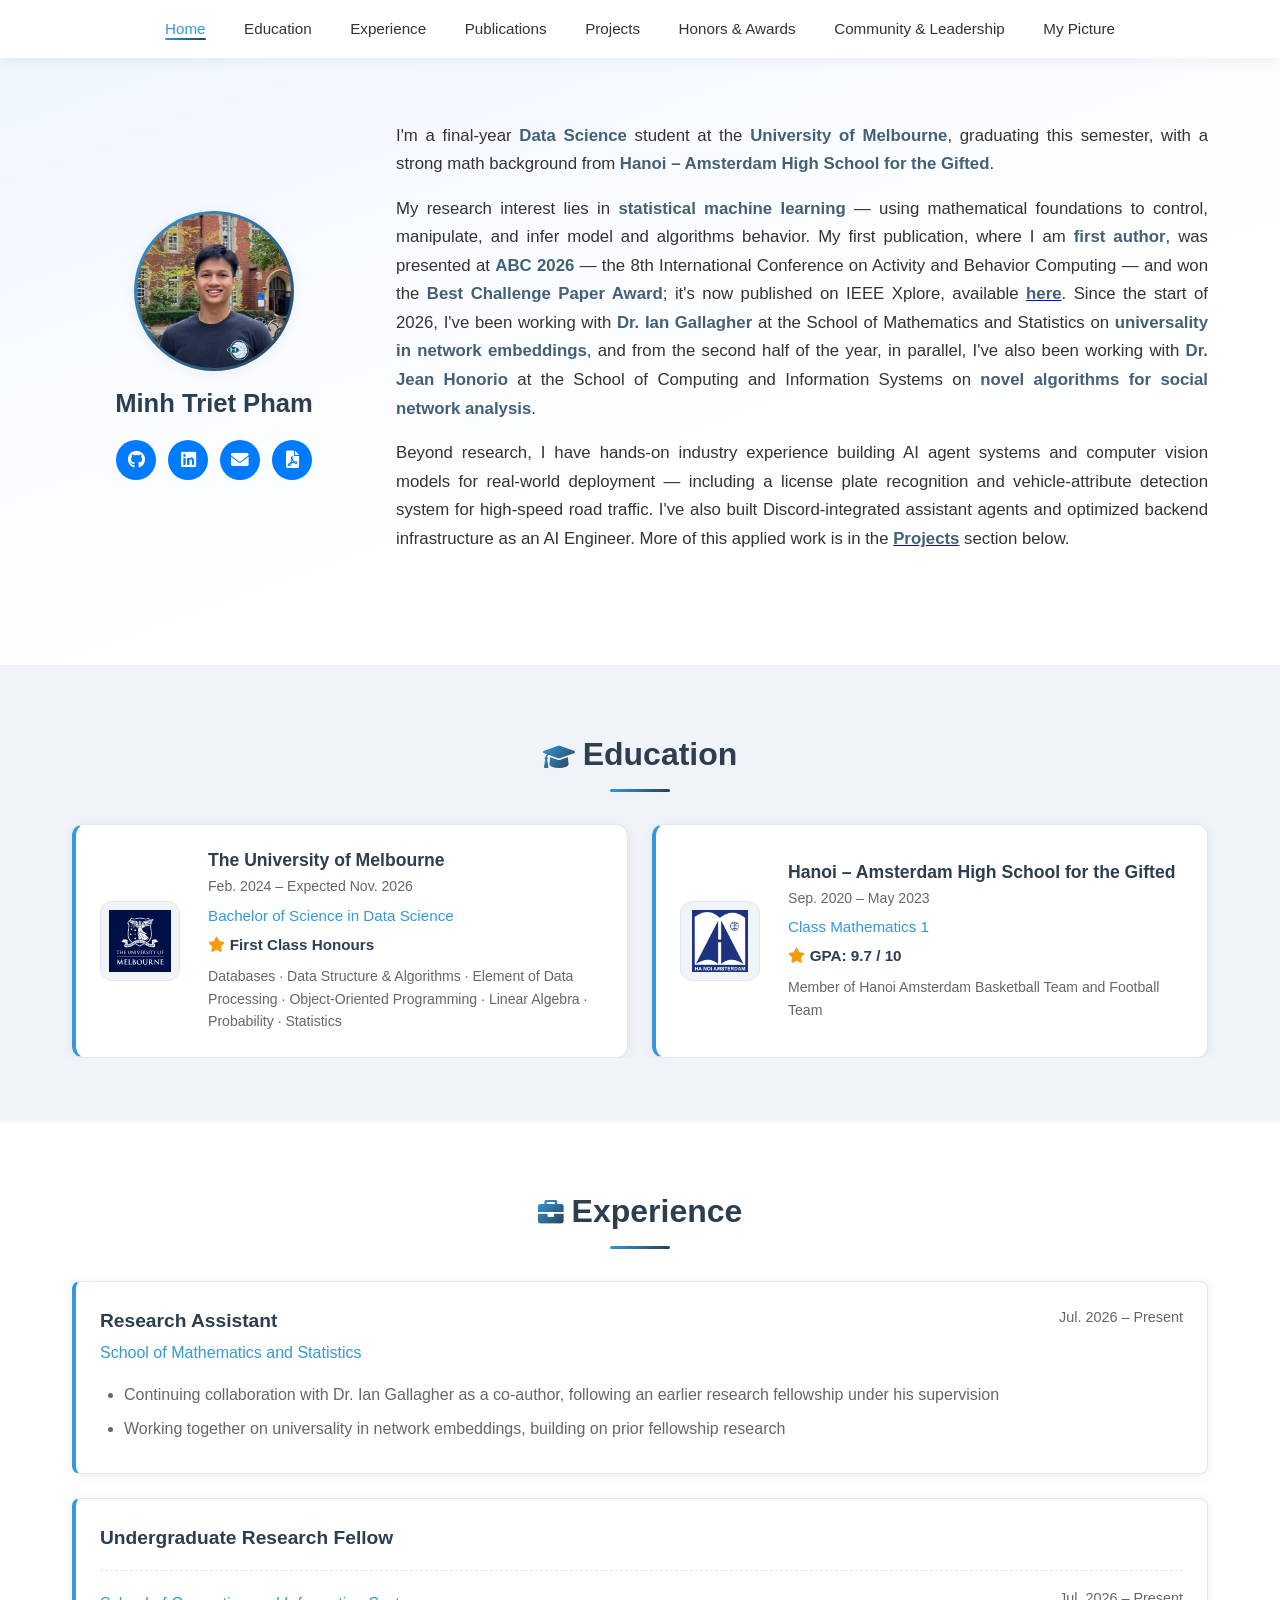
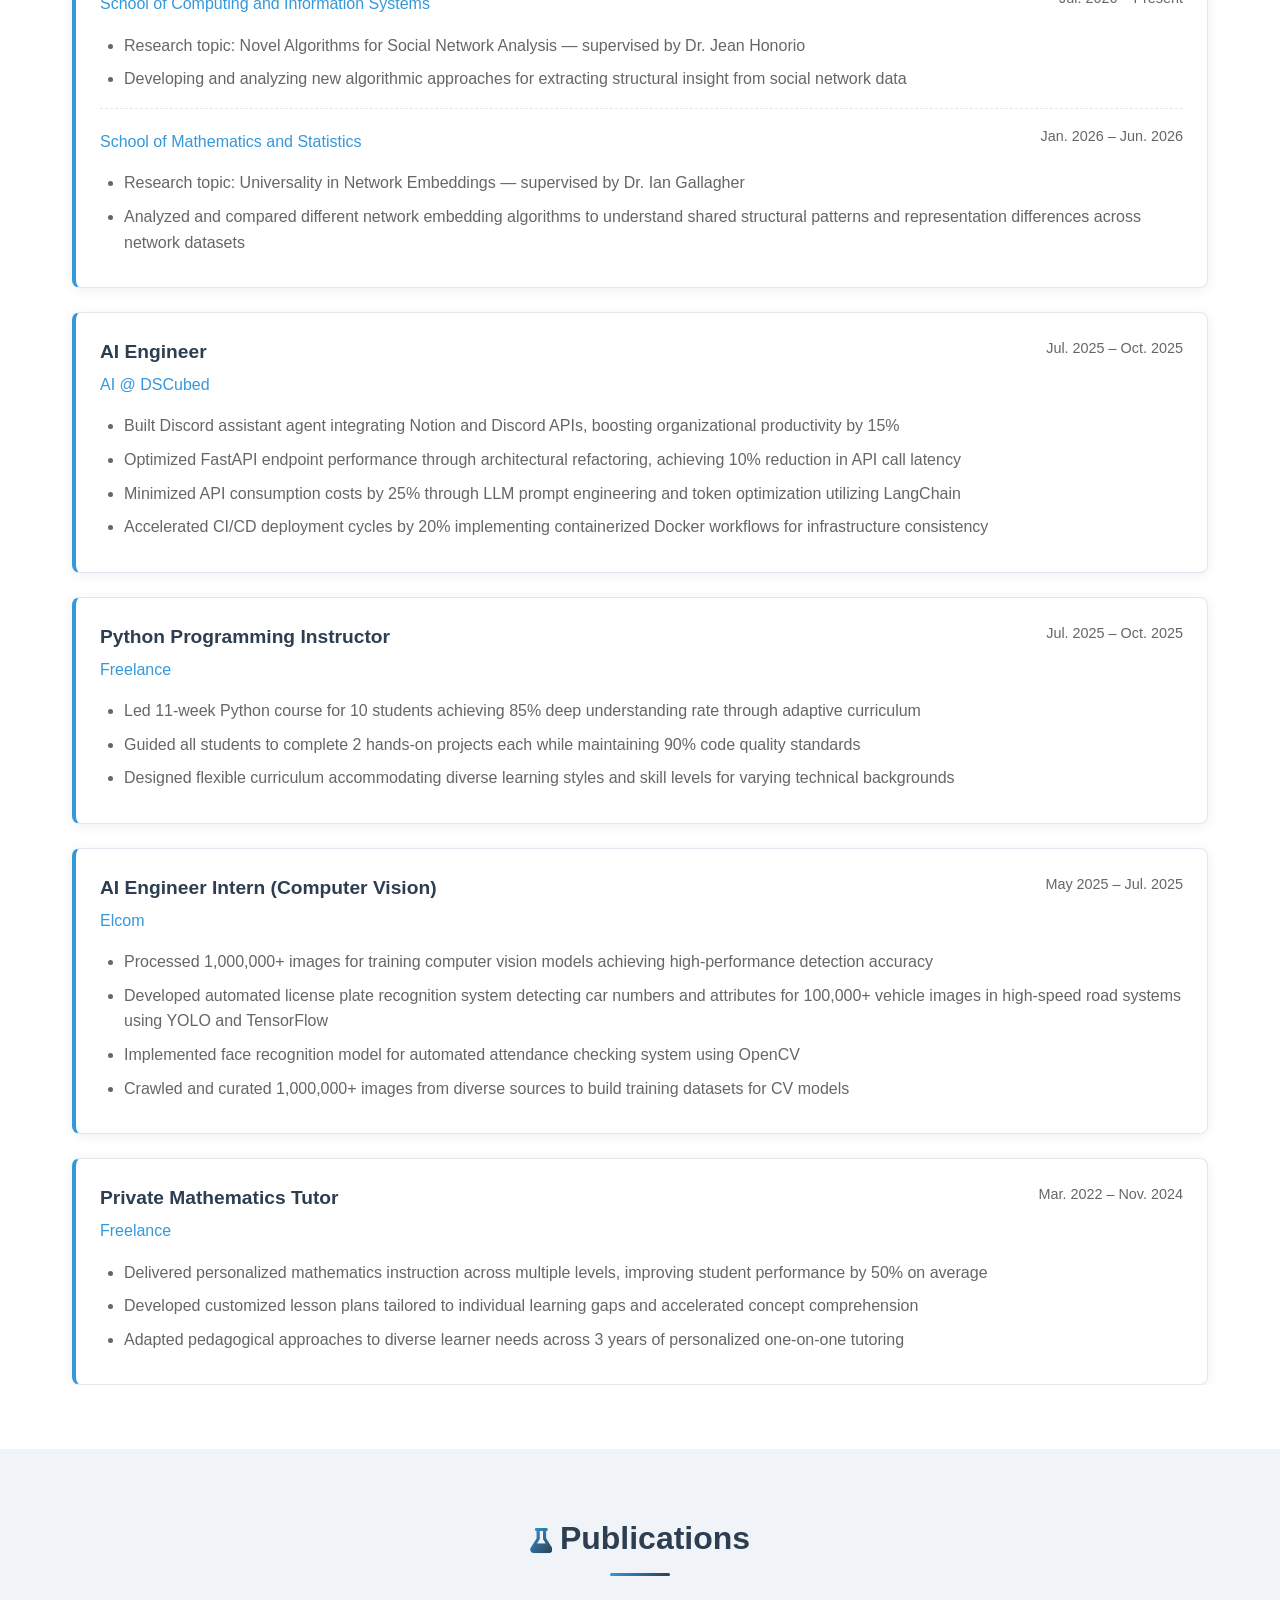
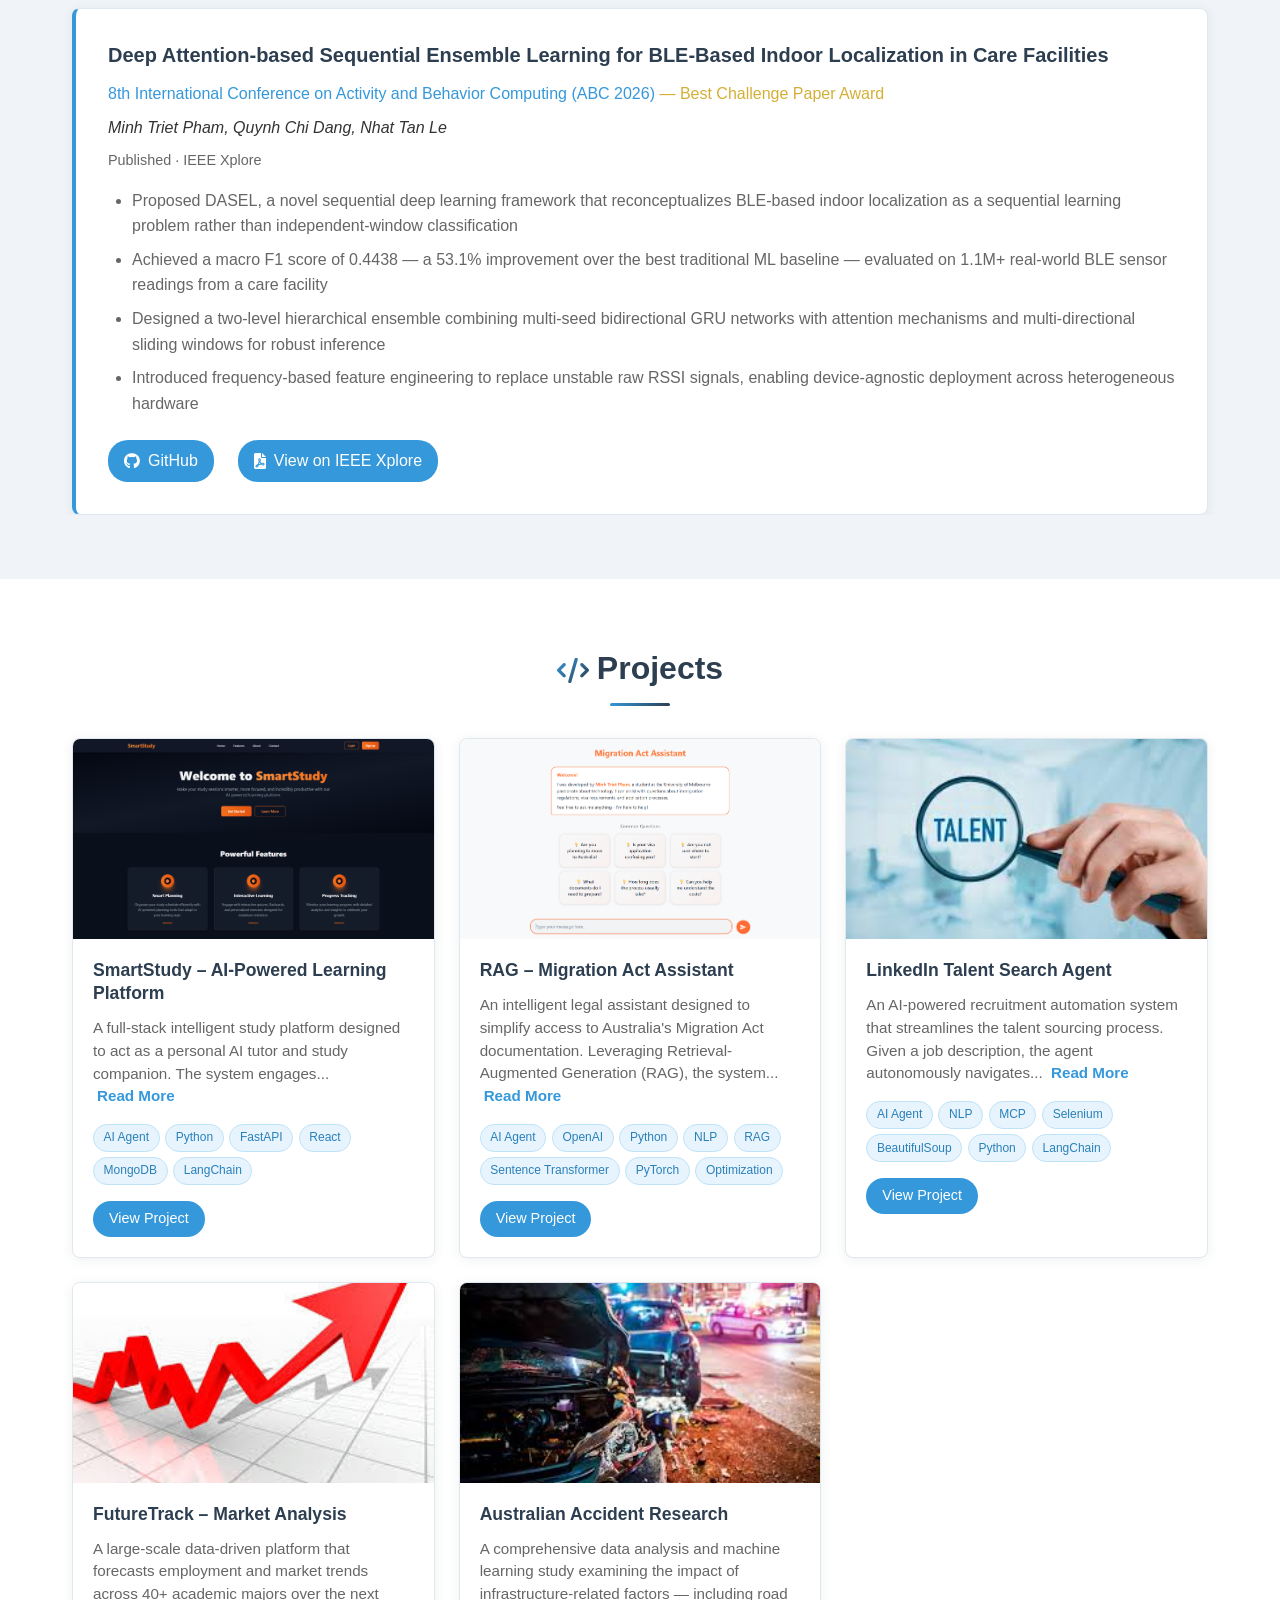
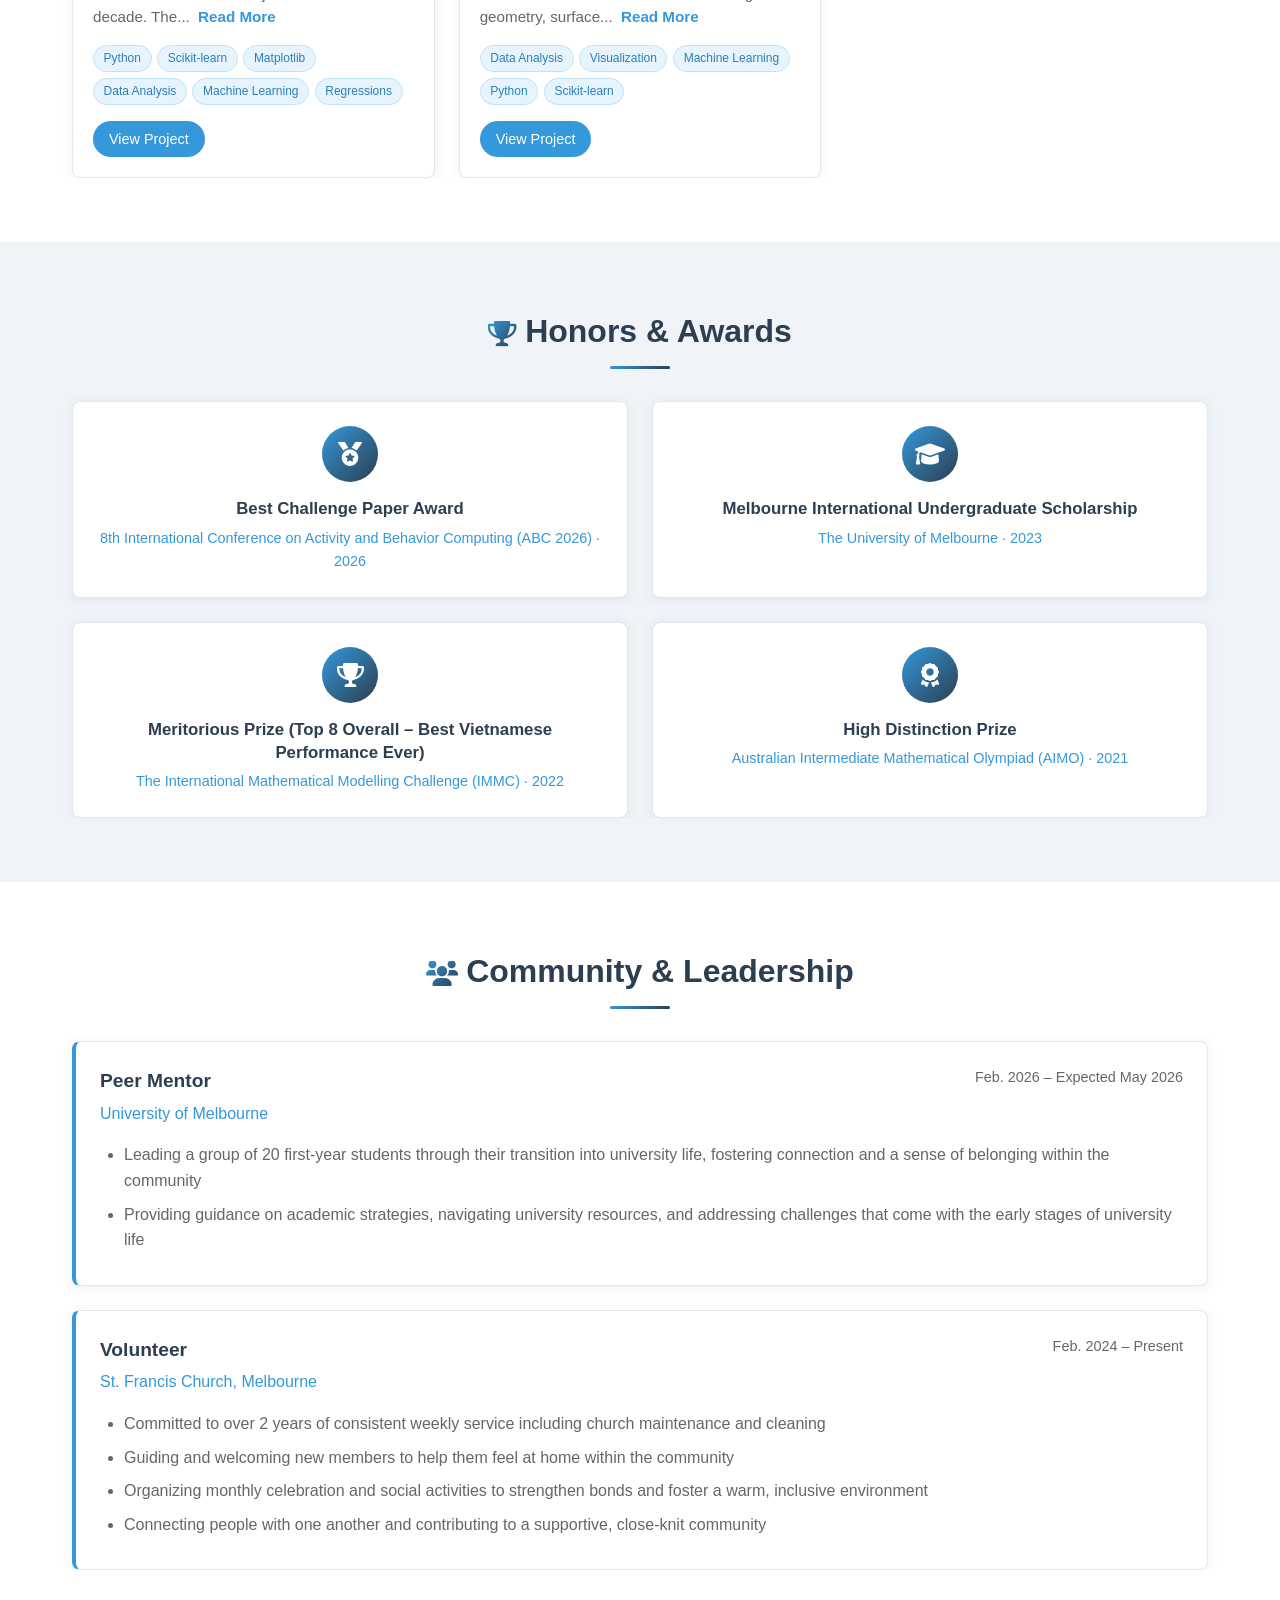
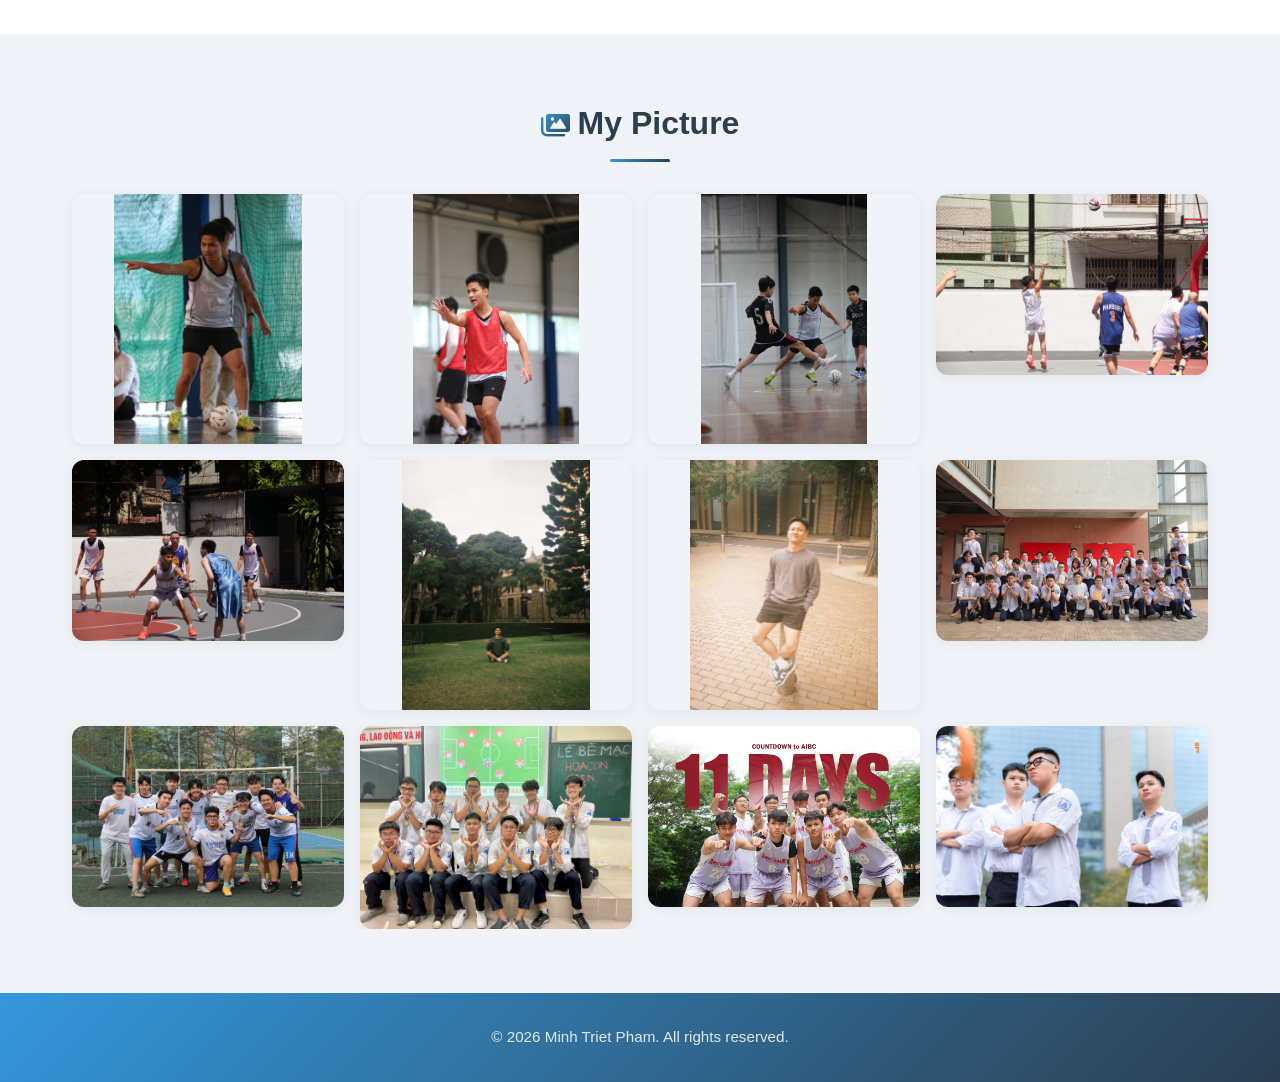
<file: index.html>
<!DOCTYPE html>
<html lang="en">
<head>
    <meta charset="UTF-8">
    <meta name="viewport" content="width=device-width, initial-scale=1.0">
    <title>Minh Triet Pham - Portfolio</title>
    <link rel="stylesheet" href="index.css">
    <link rel="stylesheet" href="https://cdnjs.cloudflare.com/ajax/libs/font-awesome/6.0.0-beta3/css/all.min.css">
</head>
<body>
    <!-- Navigation -->
    <header>
        <nav>
            <div class="logo"></div>
            <ul class="nav-links" id="nav-links">
                <li><a href="#hero" class="nav-link active">Home</a></li>
                <li><a href="#education" class="nav-link">Education</a></li>
                <li><a href="#experience" class="nav-link">Experience</a></li>
                <li><a href="#publications" class="nav-link">Publications</a></li>
                <li><a href="#projects" class="nav-link">Projects</a></li>
                <li><a href="#honors" class="nav-link">Honors & Awards</a></li>
                <li><a href="#community" class="nav-link">Community & Leadership</a></li>
                <li><a href="#my-picture" class="nav-link">My Picture</a></li>
            </ul>
            <button class="mobile-menu" id="mobile-menu" aria-label="Toggle menu">☰</button>
        </nav>
    </header>

    <main>
        <!-- Hero Section -->
        <section id="hero" class="page-section">
            <div class="hero">
                <div class="container">
                    <div class="hero-content">
                        <div class="hero-left">
                            <div class="hero-image">
                                <img src="image/myself/avatar/triet chan dung.jpg" alt="Minh Triet Pham">
                            </div>
                            <h1>Minh Triet Pham</h1>
                            <div class="social-links">
                                <a href="https://github.com/minhtrietcancode" target="_blank" rel="noopener noreferrer" aria-label="GitHub"><i class="fab fa-github"></i></a>
                                <a href="https://www.linkedin.com/in/minhtrietp/" target="_blank" rel="noopener noreferrer" aria-label="LinkedIn"><i class="fab fa-linkedin"></i></a>
                                <a href="mailto:minhtrietmt3@gmail.com" aria-label="Email"><i class="fas fa-envelope"></i></a>
                                <a href="Minh_Triet_Pham_BaseResume.pdf" target="_blank" rel="noopener noreferrer" aria-label="Resume PDF"><i class="fas fa-file-pdf"></i></a>
                            </div>
                        </div>
                        <div class="hero-right">
                            <p>I'm a final-year <strong>Data Science</strong> student at the <strong>University of Melbourne</strong>, graduating this semester, with a strong math background from <strong>Hanoi – Amsterdam High School for the Gifted</strong>.</p>
                            <p>My research interest lies in <strong>statistical machine learning</strong> — using mathematical foundations to control, manipulate, and infer model and algorithms behavior. My first publication, where I am <strong>first author</strong>, was presented at <strong>ABC 2026</strong> — the 8th International Conference on Activity and Behavior Computing — and won the <strong>Best Challenge Paper Award</strong>; it's now published on IEEE Xplore, available <a href="https://ieeexplore.ieee.org/document/11567184" target="_blank" rel="noopener noreferrer"><strong>here</strong></a>. Since the start of 2026, I've been working with <strong>Dr. Ian Gallagher</strong> at the School of Mathematics and Statistics on <strong>universality in network embeddings</strong>, and from the second half of the year, in parallel, I've also been working with <strong>Dr. Jean Honorio</strong> at the School of Computing and Information Systems on <strong>novel algorithms for social network analysis</strong>.</p>
                            <p>Beyond research, I have hands-on industry experience building AI agent systems and computer vision models for real-world deployment — including a license plate recognition and vehicle-attribute detection system for high-speed road traffic. I've also built Discord-integrated assistant agents and optimized backend infrastructure as an AI Engineer. More of this applied work is in the <a href="#projects"><strong>Projects</strong></a> section below.</p>
                        </div>
                    </div>
                </div>
            </div>
        </section>

        <!-- Education Section -->
        <section id="education" class="page-section">
            <div class="container">
                <h2 class="section-title"><i class="fas fa-graduation-cap" style="margin-right:0.5rem; font-size:1.6rem; vertical-align:middle; background: var(--gradient); -webkit-background-clip:text; background-clip:text; -webkit-text-fill-color:transparent;"></i>Education</h2>
                <div class="education-grid">
                    <div class="education-card">
                        <div class="education-logo">
                            <img src="image/education_logo/unimelb_logo.svg" alt="University of Melbourne Logo">
                        </div>
                        <div class="education-details">
                            <div class="education-institution-row">
                                <div class="education-institution">The University of Melbourne</div>
                                <div class="education-dates">Feb. 2024 – Expected Nov. 2026</div>
                            </div>
                            <div class="education-degree">Bachelor of Science in Data Science</div>
                            <div class="education-honours"><i class="fas fa-star" style="color:#f39c12; margin-right:0.3rem;"></i>First Class Honours</div>
                            <div class="education-coursework">Databases · Data Structure & Algorithms · Element of Data Processing · Object-Oriented Programming · Linear Algebra · Probability · Statistics</div>
                        </div>
                    </div>
                    <div class="education-card">
                        <div class="education-logo">
                            <img src="image/education_logo/hanoiams_logo.jpg" alt="Hanoi Amsterdam Logo">
                        </div>
                        <div class="education-details">
                            <div class="education-institution-row">
                                <div class="education-institution">Hanoi – Amsterdam High School for the Gifted</div>
                                <div class="education-dates">Sep. 2020 – May 2023</div>
                            </div>
                            <div class="education-degree">Class Mathematics 1</div>
                            <div class="education-honours"><i class="fas fa-star" style="color:#f39c12; margin-right:0.3rem;"></i>GPA: 9.7 / 10</div>
                            <div class="education-coursework">Member of Hanoi Amsterdam Basketball Team and Football Team</div>
                        </div>
                    </div>
                </div>
            </div>
        </section>

        <!-- Experience Section -->
        <section id="experience" class="page-section">
            <div class="container">
                <h2 class="section-title"><i class="fas fa-briefcase" style="margin-right:0.5rem; font-size:1.6rem; vertical-align:middle; background: var(--gradient); -webkit-background-clip:text; background-clip:text; -webkit-text-fill-color:transparent;"></i>Experience</h2>
                <div class="experience-list">
                    <div class="experience-card">
                        <div class="experience-header">
                            <div>
                                <div class="experience-title">Research Assistant</div>
                                <div class="experience-company">School of Mathematics and Statistics</div>
                            </div>
                            <div class="experience-date">Jul. 2026 – Present</div>
                        </div>
                        <ul class="experience-bullets">
                            <li>Continuing collaboration with Dr. Ian Gallagher as a co-author, following an earlier research fellowship under his supervision</li>
                            <li>Working together on universality in network embeddings, building on prior fellowship research</li>
                        </ul>
                    </div>
                    <div class="experience-card">
                        <div class="experience-title" style="margin-bottom: 1rem;">Undergraduate Research Fellow</div>
                        <div class="experience-subentry">
                            <div class="experience-header">
                                <div>
                                    <div class="experience-company">School of Computing and Information Systems</div>
                                </div>
                                <div class="experience-date">Jul. 2026 – Present</div>
                            </div>
                            <ul class="experience-bullets">
                                <li>Research topic: Novel Algorithms for Social Network Analysis — supervised by Dr. Jean Honorio</li>
                                <li>Developing and analyzing new algorithmic approaches for extracting structural insight from social network data</li>
                            </ul>
                        </div>
                        <div class="experience-subentry">
                            <div class="experience-header">
                                <div>
                                    <div class="experience-company">School of Mathematics and Statistics</div>
                                </div>
                                <div class="experience-date">Jan. 2026 – Jun. 2026</div>
                            </div>
                            <ul class="experience-bullets">
                                <li>Research topic: Universality in Network Embeddings — supervised by Dr. Ian Gallagher</li>
                                <li>Analyzed and compared different network embedding algorithms to understand shared structural patterns and representation differences across network datasets</li>
                            </ul>
                        </div>
                    </div>
                    <div class="experience-card">
                        <div class="experience-header">
                            <div>
                                <div class="experience-title">AI Engineer</div>
                                <div class="experience-company">AI @ DSCubed</div>
                            </div>
                            <div class="experience-date">Jul. 2025 – Oct. 2025</div>
                        </div>
                        <ul class="experience-bullets">
                            <li>Built Discord assistant agent integrating Notion and Discord APIs, boosting organizational productivity by 15%</li>
                            <li>Optimized FastAPI endpoint performance through architectural refactoring, achieving 10% reduction in API call latency</li>
                            <li>Minimized API consumption costs by 25% through LLM prompt engineering and token optimization utilizing LangChain</li>
                            <li>Accelerated CI/CD deployment cycles by 20% implementing containerized Docker workflows for infrastructure consistency</li>
                        </ul>
                    </div>
                    <div class="experience-card">
                        <div class="experience-header">
                            <div>
                                <div class="experience-title">Python Programming Instructor</div>
                                <div class="experience-company">Freelance</div>
                            </div>
                            <div class="experience-date">Jul. 2025 – Oct. 2025</div>
                        </div>
                        <ul class="experience-bullets">
                            <li>Led 11-week Python course for 10 students achieving 85% deep understanding rate through adaptive curriculum</li>
                            <li>Guided all students to complete 2 hands-on projects each while maintaining 90% code quality standards</li>
                            <li>Designed flexible curriculum accommodating diverse learning styles and skill levels for varying technical backgrounds</li>
                        </ul>
                    </div>
                    <div class="experience-card">
                        <div class="experience-header">
                            <div>
                                <div class="experience-title">AI Engineer Intern (Computer Vision)</div>
                                <div class="experience-company">Elcom</div>
                            </div>
                            <div class="experience-date">May 2025 – Jul. 2025</div>
                        </div>
                        <ul class="experience-bullets">
                            <li>Processed 1,000,000+ images for training computer vision models achieving high-performance detection accuracy</li>
                            <li>Developed automated license plate recognition system detecting car numbers and attributes for 100,000+ vehicle images in high-speed road systems using YOLO and TensorFlow</li>
                            <li>Implemented face recognition model for automated attendance checking system using OpenCV</li>
                            <li>Crawled and curated 1,000,000+ images from diverse sources to build training datasets for CV models</li>
                        </ul>
                    </div>
                    <div class="experience-card">
                        <div class="experience-header">
                            <div>
                                <div class="experience-title">Private Mathematics Tutor</div>
                                <div class="experience-company">Freelance</div>
                            </div>
                            <div class="experience-date">Mar. 2022 – Nov. 2024</div>
                        </div>
                        <ul class="experience-bullets">
                            <li>Delivered personalized mathematics instruction across multiple levels, improving student performance by 50% on average</li>
                            <li>Developed customized lesson plans tailored to individual learning gaps and accelerated concept comprehension</li>
                            <li>Adapted pedagogical approaches to diverse learner needs across 3 years of personalized one-on-one tutoring</li>
                        </ul>
                    </div>
                </div>
            </div>
        </section>

        <!-- Publications Section -->
        <section id="publications" class="page-section">
            <div class="container">
                <h2 class="section-title"><i class="fas fa-flask" style="margin-right:0.5rem; font-size:1.6rem; vertical-align:middle; background: var(--gradient); -webkit-background-clip:text; background-clip:text; -webkit-text-fill-color:transparent;"></i>Publications</h2>
                <div class="publication-card">
                    <h3 class="publication-title">Deep Attention-based Sequential Ensemble Learning for BLE-Based Indoor Localization in Care Facilities</h3>
                    <div class="publication-conference">8th International Conference on Activity and Behavior Computing (ABC 2026) <span style="color:#d4af37;">— Best Challenge Paper Award</span></div>
                    <div class="publication-authors">Minh Triet Pham, Quynh Chi Dang, Nhat Tan Le</div>
                    <div class="publication-status">Published · IEEE Xplore</div>
                    <ul class="publication-bullets">
                        <li>Proposed DASEL, a novel sequential deep learning framework that reconceptualizes BLE-based indoor localization as a sequential learning problem rather than independent-window classification</li>
                        <li>Achieved a macro F1 score of 0.4438 — a 53.1% improvement over the best traditional ML baseline — evaluated on 1.1M+ real-world BLE sensor readings from a care facility</li>
                        <li>Designed a two-level hierarchical ensemble combining multi-seed bidirectional GRU networks with attention mechanisms and multi-directional sliding windows for robust inference</li>
                        <li>Introduced frequency-based feature engineering to replace unstable raw RSSI signals, enabling device-agnostic deployment across heterogeneous hardware</li>
                    </ul>
                    <div class="publication-links">
                        <a href="https://github.com/minhtrietcancode/abc-challenge-2026-location-classification" target="_blank" rel="noopener noreferrer" class="publication-link"><i class="fab fa-github"></i> GitHub</a>
                        <a href="https://ieeexplore.ieee.org/document/11567184" target="_blank" rel="noopener noreferrer" class="publication-link"><i class="fas fa-file-pdf"></i> View on IEEE Xplore</a>
                    </div>
                </div>
            </div>
        </section>

        <!-- Projects Section -->
        <section id="projects" class="page-section">
            <div class="container">
                <h2 class="section-title"><i class="fas fa-code" style="margin-right:0.5rem; font-size:1.6rem; vertical-align:middle; background: var(--gradient); -webkit-background-clip:text; background-clip:text; -webkit-text-fill-color:transparent;"></i>Projects</h2>
                <div class="projects-grid">
                    <div class="project-card">
                        <div class="project-image">
                            <img src="image/projects/ai_related/smartstudy.png" alt="SmartStudy – AI-Powered Learning Platform">
                        </div>
                        <div class="project-content">
                            <h3 class="project-title">SmartStudy – AI-Powered Learning Platform</h3>
                            <p class="project-description">A full-stack intelligent study platform designed to act as a personal AI tutor and study companion. The system engages students in interactive learning conversations, providing real-time guidance and explanations across study topics. Alongside tutoring, it intelligently manages and tracks personalized study checklists — helping students stay organized, monitor their progress, and systematically work through their learning goals.</p>
                            <div class="project-tags">
                                <span class="tag">AI Agent</span>
                                <span class="tag">Python</span>
                                <span class="tag">FastAPI</span>
                                <span class="tag">React</span>
                                <span class="tag">MongoDB</span>
                                <span class="tag">LangChain</span>
                            </div>
                            <a href="https://smartstudy-gmzh.onrender.com/" target="_blank" rel="noopener noreferrer" class="project-link">View Project</a>
                        </div>
                    </div>
                    <div class="project-card">
                        <div class="project-image">
                            <img src="image/projects/ai_related/rag migration law chatbot.png" alt="RAG – Migration Act Assistant">
                        </div>
                        <div class="project-content">
                            <h3 class="project-title">RAG – Migration Act Assistant</h3>
                            <p class="project-description">An intelligent legal assistant designed to simplify access to Australia's Migration Act documentation. Leveraging Retrieval-Augmented Generation (RAG), the system introduces a novel hierarchical search structure and optimization algorithm that reduces search time and embedding resource consumption by over 10,000x compared to naive approaches — while maintaining a scalable architecture that supports unlimited document extension.</p>
                            <div class="project-tags">
                                <span class="tag">AI Agent</span>
                                <span class="tag">OpenAI</span>
                                <span class="tag">Python</span>
                                <span class="tag">NLP</span>
                                <span class="tag">RAG</span>
                                <span class="tag">Sentence Transformer</span>
                                <span class="tag">PyTorch</span>
                                <span class="tag">Optimization</span>
                            </div>
                            <a href="https://smart-migration-assistant.onrender.com/" target="_blank" rel="noopener noreferrer" class="project-link">View Project</a>
                        </div>
                    </div>
                    <div class="project-card">
                        <div class="project-image">
                            <img src="image/projects/ai_related/talent search.jpg" alt="LinkedIn Talent Search Agent">
                        </div>
                        <div class="project-content">
                            <h3 class="project-title">LinkedIn Talent Search Agent</h3>
                            <p class="project-description">An AI-powered recruitment automation system that streamlines the talent sourcing process. Given a job description, the agent autonomously navigates LinkedIn, identifies the most relevant candidates, and delivers structured summaries — significantly reducing manual screening time and improving hiring efficiency.</p>
                            <div class="project-tags">
                                <span class="tag">AI Agent</span>
                                <span class="tag">NLP</span>
                                <span class="tag">MCP</span>
                                <span class="tag">Selenium</span>
                                <span class="tag">BeautifulSoup</span>
                                <span class="tag">Python</span>
                                <span class="tag">LangChain</span>
                            </div>
                            <a href="https://github.com/minhtrietcancode/linkedin-talent-search-agent" target="_blank" rel="noopener noreferrer" class="project-link">View Project</a>
                        </div>
                    </div>
                    <div class="project-card">
                        <div class="project-image">
                            <img src="image/projects/machine_learning/futuretrack.jpg" alt="FutureTrack – Market Analysis">
                        </div>
                        <div class="project-content">
                            <h3 class="project-title">FutureTrack – Market Analysis</h3>
                            <p class="project-description">A large-scale data-driven platform that forecasts employment and market trends across 40+ academic majors over the next decade. The system incorporates automated web scraping pipelines to aggregate career path information and academic guidance, delivering actionable insights to 200+ students for informed career decision-making.</p>
                            <div class="project-tags">
                                <span class="tag">Python</span>
                                <span class="tag">Scikit-learn</span>
                                <span class="tag">Matplotlib</span>
                                <span class="tag">Data Analysis</span>
                                <span class="tag">Machine Learning</span>
                                <span class="tag">Regressions</span>
                            </div>
                            <a href="https://futuretrack-careerguidance.github.io/" target="_blank" rel="noopener noreferrer" class="project-link">View Project</a>
                        </div>
                    </div>
                    <div class="project-card">
                        <div class="project-image">
                            <img src="image/projects/machine_learning/australian accident.jpg" alt="Australian Accident Research">
                        </div>
                        <div class="project-content">
                            <h3 class="project-title">Australian Accident Research</h3>
                            <p class="project-description">A comprehensive data analysis and machine learning study examining the impact of infrastructure-related factors — including road geometry, surface conditions, and lighting — on traffic accident severity across Australia. Developed and evaluated multiple predictive ML models to support evidence-based road safety improvements and policy recommendations.</p>
                            <div class="project-tags">
                                <span class="tag">Data Analysis</span>
                                <span class="tag">Visualization</span>
                                <span class="tag">Machine Learning</span>
                                <span class="tag">Python</span>
                                <span class="tag">Scikit-learn</span>
                            </div>
                            <a href="https://github.com/minhtrietcancode/australian-accident-research" target="_blank" rel="noopener noreferrer" class="project-link">View Project</a>
                        </div>
                    </div>
                </div>
            </div>
        </section>

        <!-- Honors & Awards Section -->
        <section id="honors" class="page-section">
            <div class="container">
                <h2 class="section-title"><i class="fas fa-trophy" style="margin-right:0.5rem; font-size:1.6rem; vertical-align:middle; background: var(--gradient); -webkit-background-clip:text; background-clip:text; -webkit-text-fill-color:transparent;"></i>Honors & Awards</h2>
                <div class="honors-list">
                    <div class="honor-card">
                        <div class="honor-icon"><i class="fas fa-medal"></i></div>
                        <div class="honor-title">Best Challenge Paper Award</div>
                        <div class="honor-body">8th International Conference on Activity and Behavior Computing (ABC 2026) · 2026</div>
                    </div>
                    <div class="honor-card">
                        <div class="honor-icon"><i class="fas fa-graduation-cap"></i></div>
                        <div class="honor-title">Melbourne International Undergraduate Scholarship</div>
                        <div class="honor-body">The University of Melbourne · 2023</div>
                    </div>
                    <div class="honor-card">
                        <div class="honor-icon"><i class="fas fa-trophy"></i></div>
                        <div class="honor-title">Meritorious Prize (Top 8 Overall – Best Vietnamese Performance Ever)</div>
                        <div class="honor-body">The International Mathematical Modelling Challenge (IMMC) · 2022</div>
                    </div>
                    <div class="honor-card">
                        <div class="honor-icon"><i class="fas fa-award"></i></div>
                        <div class="honor-title">High Distinction Prize</div>
                        <div class="honor-body">Australian Intermediate Mathematical Olympiad (AIMO) · 2021</div>
                    </div>
                </div>
            </div>
        </section>

        <!-- Community & Leadership Section -->
        <section id="community" class="page-section">
            <div class="container">
                <h2 class="section-title"><i class="fas fa-users" style="margin-right:0.5rem; font-size:1.6rem; vertical-align:middle; background: var(--gradient); -webkit-background-clip:text; background-clip:text; -webkit-text-fill-color:transparent;"></i>Community & Leadership</h2>
                <div class="community-list">
                    <div class="community-card">
                        <div class="community-header">
                            <div>
                                <div class="community-title">Peer Mentor</div>
                                <div class="community-org">University of Melbourne</div>
                            </div>
                            <div class="community-date">Feb. 2026 – Expected May 2026</div>
                        </div>
                        <ul class="community-bullets">
                            <li>Leading a group of 20 first-year students through their transition into university life, fostering connection and a sense of belonging within the community</li>
                            <li>Providing guidance on academic strategies, navigating university resources, and addressing challenges that come with the early stages of university life</li>
                        </ul>
                    </div>
                    <div class="community-card">
                        <div class="community-header">
                            <div>
                                <div class="community-title">Volunteer</div>
                                <div class="community-org">St. Francis Church, Melbourne</div>
                            </div>
                            <div class="community-date">Feb. 2024 – Present</div>
                        </div>
                        <ul class="community-bullets">
                            <li>Committed to over 2 years of consistent weekly service including church maintenance and cleaning</li>
                            <li>Guiding and welcoming new members to help them feel at home within the community</li>
                            <li>Organizing monthly celebration and social activities to strengthen bonds and foster a warm, inclusive environment</li>
                            <li>Connecting people with one another and contributing to a supportive, close-knit community</li>
                        </ul>
                    </div>
                </div>
            </div>
        </section>

        <!-- My Picture Section -->
        <section id="my-picture" class="page-section">
            <div class="container">
                <h2 class="section-title"><i class="fas fa-images" style="margin-right:0.5rem; font-size:1.6rem; vertical-align:middle; background: var(--gradient); -webkit-background-clip:text; background-clip:text; -webkit-text-fill-color:transparent;"></i>My Picture</h2>
                <div class="picture-gallery">
                    <img src="image/myself/sport/triet da bong.jpg" alt="Playing football">
                    <img src="image/myself/sport/triet chi dao da bong.jpg" alt="Coaching football">
                    <img src="image/myself/sport/dabong1.JPEG" alt="Football">
                    <img src="image/myself/sport/bongro3.JPEG" alt="Basketball">
                    <img src="image/myself/sport/bongro1.JPEG" alt="Basketball">
                    <img src="image/myself/in_australia/me_in_aus1.JPG" alt="Me in Australia">
                    <img src="image/myself/in_australia/me_in_aus.JPG" alt="Me in Australia">
                    <img src="image/myself/highschool/toan 1-208.JPEG" alt="High school">
                    <img src="image/myself/highschool/quaylai_banket.JPEG" alt="High school banquet">
                    <img src="image/myself/highschool/hoacon_fc.JPG" alt="Football club">
                    <img src="image/myself/highschool/habt.JPG" alt="Hanoi Amsterdam">
                    <img src="image/myself/highschool/c3_friend.JPEG" alt="Friends">
                </div>
            </div>
        </section>
    </main>

    <!-- Footer -->
    <footer>
        <div class="container">
            <p>© 2026 Minh Triet Pham. All rights reserved.</p>
        </div>
    </footer>

    <script src="index.js"></script>
</body>
</html>
</file>
<file: index.css>
/* ===== Base & Variables (from base.css) ===== */
* {
    margin: 0;
    padding: 0;
    box-sizing: border-box;
}

:root {
    --primary-color: #2c3e50;
    --secondary-color: #3498db;
    --accent-color: #e74c3c;
    --text-color: #333;
    --text-light: #666;
    --bg-color: #ffffff;
    --bg-light: #f0f4f8;
    --border-color: #e0e7ef;
    --shadow: 0 2px 12px rgba(44,62,80,0.08);
    --shadow-hover: 0 6px 24px rgba(44,62,80,0.16);
    --gradient: linear-gradient(135deg, #3498db, #2c3e50);
}

html {
    scroll-behavior: smooth;
}

body {
    font-family: 'Segoe UI', Tahoma, Geneva, Verdana, sans-serif;
    line-height: 1.6;
    color: var(--text-color);
    background-color: var(--bg-color);
}

/* ===== Header & Navigation ===== */
header {
    background: white;
    position: sticky;
    top: 0;
    z-index: 1000;
    box-shadow: var(--shadow);
}

nav {
    max-width: 1200px;
    margin: 0 auto;
    padding: 1rem 1.5rem;
    display: flex;
    justify-content: space-between;
    align-items: center;
    width: 100%;
    position: relative;
}

.logo {
    font-size: 1.8em;
    font-weight: bold;
    color: var(--primary-color);
}

.nav-links {
    display: flex;
    list-style: none;
    flex-wrap: wrap;
    flex: 1;
    justify-content: space-between;
    gap: 0.5rem;
    max-width: 950px;
}

.nav-links a {
    text-decoration: none;
    color: var(--text-color);
    font-weight: 500;
    font-size: 0.95rem;
    transition: color 0.3s ease;
    position: relative;
    padding-bottom: 3px;
}

.nav-links a::after {
    content: '';
    position: absolute;
    bottom: 0;
    left: 0;
    width: 0;
    height: 2px;
    background: var(--gradient);
    border-radius: 2px;
    transition: width 0.3s ease;
}

.nav-links a:hover::after,
.nav-links a.active::after {
    width: 100%;
}

.nav-links a:hover,
.nav-links a.active {
    color: var(--secondary-color);
}

.mobile-menu {
    display: none;
    background: none;
    border: none;
    font-size: 1.5rem;
    cursor: pointer;
}

/* ===== Main & Container ===== */
main {
    margin-top: 0;
}

.container {
    max-width: 1200px;
    margin: 0 auto;
    padding: 0 2rem;
    overflow: hidden;
}

/* ===== Page Sections ===== */
.page-section {
    padding: 4rem 0;
    display: block;
}

.page-section:nth-child(even) {
    background-color: var(--bg-light);
}

/* ===== Section Titles ===== */
.section-title {
    color: var(--primary-color);
    font-size: 2rem;
    margin-bottom: 2rem;
    text-align: center;
    padding-bottom: 0.75rem;
    position: relative;
}

.section-title::after {
    content: '';
    position: absolute;
    bottom: 0;
    left: 50%;
    transform: translateX(-50%);
    width: 60px;
    height: 3px;
    background: var(--gradient);
    border-radius: 3px;
}

/* ===== Hero Section ===== */
#hero.page-section {
    background: linear-gradient(160deg, #f0f6ff 0%, #ffffff 60%);
}

.hero {
    padding: 2rem 0;
}

.hero-content {
    display: flex;
    flex-direction: row;
    align-items: center;
    gap: 2.5rem;
}

.hero-left {
    width: 25%;
    flex-shrink: 0;
    display: flex;
    flex-direction: column;
    align-items: center;
    text-align: center;
    align-self: center;
}

.hero-right {
    flex: 1;
    align-self: center;
}

.hero-image {
    width: 160px;
    height: 160px;
    border-radius: 50%;
    overflow: hidden;
    margin: 0 auto 1rem;
    box-shadow: var(--shadow);
    padding: 3px;
    background: var(--gradient);
}

.hero-image img {
    width: 100%;
    height: 100%;
    object-fit: cover;
    border-radius: 50%;
    display: block;
}

.hero-left h1 {
    font-size: 1.6em;
    margin-bottom: 0.75rem;
    color: var(--primary-color);
    line-height: 1.3;
}

.hero p {
    font-size: 1.05em;
    line-height: 1.7;
    margin-bottom: 1rem;
    color: var(--text-color);
    text-align: justify;
}

.hero p strong {
    font-weight: 600;
    color: #446078;
}

.social-links {
    margin-top: 0.5rem;
    display: flex;
    justify-content: center;
    gap: 0.75rem;
    flex-wrap: wrap;
}

.social-links a {
    display: flex;
    align-items: center;
    justify-content: center;
    background-color: #007bff;
    color: white;
    width: 40px;
    height: 40px;
    border-radius: 50%;
    text-decoration: none;
    transition: background-color 0.3s ease, transform 0.2s ease;
    font-size: 1.1em;
}

.social-links a:hover {
    background-color: var(--primary-color);
    transform: translateY(-2px);
}

@media (max-width: 768px) {
    .hero-content {
        flex-direction: column;
        align-items: center;
    }

    .hero-left {
        width: 100%;
    }

    .hero-left h1 {
        font-size: 1.8em;
    }

    .hero p {
        font-size: 1rem;
        text-align: left;
    }

    .hero-image {
        width: 150px;
        height: 150px;
    }
}

/* ===== Education Section ===== */
.education-grid {
    display: grid;
    grid-template-columns: repeat(2, 1fr);
    gap: 1.5rem;
}

@media (max-width: 768px) {
    .education-grid {
        grid-template-columns: 1fr;
        width: 100%;
    }

    .education-card {
        align-items: flex-start;
        width: 100%;
        min-width: 0;
    }

    .education-details {
        min-width: 0;
        overflow: hidden;
    }

    .education-logo {
        margin-top: 0.25rem;
        flex-shrink: 0;
    }
}

.education-card {
    background: var(--bg-color);
    padding: 1.5rem;
    border-radius: 12px;
    border: 1px solid var(--border-color);
    border-left: 4px solid var(--secondary-color);
    box-shadow: var(--shadow);
    display: flex;
    align-items: center;
    gap: 1.75rem;
    transition: box-shadow 0.3s ease, transform 0.2s ease;
}

.education-card:hover {
    box-shadow: var(--shadow-hover);
    transform: translateY(-2px);
}

.education-logo {
    flex-shrink: 0;
    width: 80px;
    height: 80px;
    border-radius: 12px;
    background: var(--bg-light);
    border: 1px solid var(--border-color);
    display: flex;
    align-items: center;
    justify-content: center;
    overflow: hidden;
}

.education-logo img {
    width: 100%;
    height: 100%;
    object-fit: contain;
    padding: 8px;
}

.education-details {
    flex: 1;
}

.education-institution-row {
    display: flex;
    flex-direction: column;
    gap: 0.2rem;
    margin-bottom: 0.35rem;
}

.education-institution {
    font-size: 1.1rem;
    font-weight: bold;
    color: var(--primary-color);
    line-height: 1.3;
}

.education-dates {
    color: var(--text-light);
    font-size: 0.88rem;
    white-space: nowrap;
    flex-shrink: 0;
}

.education-degree {
    color: var(--secondary-color);
    font-weight: 500;
    margin-bottom: 0.3rem;
    font-size: 0.95rem;
}

.education-honours {
    font-weight: 600;
    color: var(--primary-color);
    margin-bottom: 0.5rem;
    font-size: 0.95rem;
}

.education-coursework {
    color: var(--text-light);
    font-size: 0.88rem;
    line-height: 1.6;
}

/* ===== Experience Section ===== */
.experience-list {
    display: flex;
    flex-direction: column;
    gap: 1.5rem;
}

.experience-card {
    background: var(--bg-color);
    padding: 1.5rem;
    border-radius: 8px;
    border: 1px solid var(--border-color);
    border-left: 4px solid var(--secondary-color);
    box-shadow: var(--shadow);
    transition: box-shadow 0.3s ease, transform 0.2s ease;
}

.experience-card:hover {
    box-shadow: var(--shadow-hover);
    transform: translateY(-2px);
}

.experience-header {
    display: flex;
    justify-content: space-between;
    align-items: flex-start;
    margin-bottom: 1rem;
}

.experience-title {
    font-size: 1.2rem;
    font-weight: bold;
    color: var(--primary-color);
}

.experience-company {
    color: var(--secondary-color);
    font-weight: 500;
    margin-top: 0.25rem;
}

.experience-date {
    color: var(--text-light);
    font-size: 0.9rem;
    white-space: nowrap;
}

.experience-bullets {
    margin-left: 1.5rem;
    color: var(--text-light);
    line-height: 1.6;
}

.experience-bullets li {
    margin-bottom: 0.5rem;
}

@media (max-width: 768px) {
    .experience-header {
        flex-direction: column;
        gap: 0.5rem;
    }
}

.experience-subentry {
    padding-top: 1rem;
    margin-top: 1rem;
    border-top: 1px dashed var(--border-color);
}

.experience-subentry:first-child {
    padding-top: 0;
    margin-top: 0;
    border-top: none;
}

/* ===== Publications Section ===== */
.publication-card {
    background: var(--bg-color);
    padding: 2rem;
    border-radius: 8px;
    border: 1px solid var(--border-color);
    border-left: 4px solid var(--secondary-color);
    box-shadow: var(--shadow);
}

.publication-title {
    font-size: 1.25rem;
    font-weight: bold;
    color: var(--primary-color);
    margin-bottom: 0.75rem;
    line-height: 1.4;
}

.publication-conference {
    color: var(--secondary-color);
    font-weight: 500;
    margin-bottom: 0.5rem;
}

.publication-authors {
    font-style: italic;
    margin-bottom: 0.5rem;
}

.publication-status {
    color: var(--text-light);
    font-size: 0.9rem;
    margin-bottom: 1rem;
}

.publication-bullets {
    margin-left: 1.5rem;
    margin-bottom: 1.5rem;
    color: var(--text-light);
    line-height: 1.6;
}

.publication-bullets li {
    margin-bottom: 0.5rem;
}

.publication-links {
    display: flex;
    gap: 1.5rem;
    flex-wrap: wrap;
}

.publication-link {
    display: inline-flex;
    align-items: center;
    gap: 0.5rem;
    background: var(--secondary-color);
    color: white;
    padding: 0.5rem 1rem;
    border-radius: 20px;
    text-decoration: none;
    font-weight: 500;
    transition: background 0.3s ease;
}

.publication-link:hover {
    background: var(--primary-color);
}

/* ===== Projects Section ===== */
.projects-grid {
    display: grid;
    grid-template-columns: repeat(auto-fill, minmax(340px, 1fr));
    gap: 1.5rem;
}

.project-card {
    background: var(--bg-color);
    border-radius: 8px;
    overflow: hidden;
    border: 1px solid var(--border-color);
    box-shadow: var(--shadow);
    transition: box-shadow 0.3s ease;
}

.project-card:hover {
    box-shadow: var(--shadow-hover);
    transform: translateY(-3px);
}

.project-image {
    height: 200px;
    overflow: hidden;
    background: linear-gradient(135deg, var(--secondary-color), var(--primary-color));
}

.project-image img {
    width: 100%;
    height: 100%;
    object-fit: cover;
}

.project-content {
    padding: 1.25rem;
}

.project-title {
    font-size: 1.1rem;
    font-weight: bold;
    color: var(--primary-color);
    margin-bottom: 0.75rem;
    line-height: 1.3;
}

.project-description {
    color: var(--text-light);
    margin-bottom: 1rem;
    line-height: 1.5;
    font-size: 0.95rem;
}

.project-description .read-more,
.project-description .read-less {
    color: var(--secondary-color);
    cursor: pointer;
    font-weight: 600;
    white-space: nowrap;
    margin-left: 4px;
}

.project-description .read-more:hover,
.project-description .read-less:hover {
    text-decoration: underline;
}

.project-tags {
    display: flex;
    flex-wrap: wrap;
    gap: 0.35rem;
    margin-bottom: 1rem;
}

.tag {
    background: #e8f4fd;
    color: #2980b9;
    padding: 0.2rem 0.6rem;
    border-radius: 20px;
    font-size: 0.75rem;
    border: 1px solid #bee3f8;
    font-weight: 500;
}

.project-link {
    display: inline-block;
    background: var(--secondary-color);
    color: white;
    padding: 0.4rem 1rem;
    text-decoration: none;
    border-radius: 20px;
    font-size: 0.9rem;
    font-weight: 500;
    transition: background 0.3s ease;
}

.project-link:hover {
    background: var(--primary-color);
}

@media (max-width: 768px) {
    .projects-grid {
        grid-template-columns: 1fr;
    }
}

/* ===== Honors & Awards Section ===== */
.honors-list {
    display: grid;
    grid-template-columns: repeat(2, 1fr);
    gap: 1.5rem;
}

.honor-card {
    background: var(--bg-color);
    padding: 1.5rem;
    border-radius: 8px;
    border: 1px solid var(--border-color);
    box-shadow: var(--shadow);
    text-align: center;
    transition: box-shadow 0.3s ease;
}

.honor-card:hover {
    box-shadow: var(--shadow-hover);
}

.honor-icon {
    width: 56px;
    height: 56px;
    margin: 0 auto 1rem;
    display: flex;
    align-items: center;
    justify-content: center;
    background: linear-gradient(135deg, var(--secondary-color), var(--primary-color));
    color: white;
    border-radius: 50%;
    font-size: 1.5rem;
}

.honor-title {
    font-size: 1.05rem;
    font-weight: bold;
    color: var(--primary-color);
    margin-bottom: 0.35rem;
    line-height: 1.35;
}

.honor-body {
    color: var(--secondary-color);
    font-size: 0.9rem;
    font-weight: 500;
}

@media (max-width: 768px) {
    .honors-list {
        grid-template-columns: 1fr;
    }
}

/* ===== Community & Leadership Section ===== */
.community-list {
    display: flex;
    flex-direction: column;
    gap: 1.5rem;
}

.community-card {
    background: var(--bg-color);
    padding: 1.5rem;
    border-radius: 8px;
    border: 1px solid var(--border-color);
    border-left: 4px solid var(--secondary-color);
    box-shadow: var(--shadow);
    transition: box-shadow 0.3s ease, transform 0.2s ease;
}

.community-card:hover {
    box-shadow: var(--shadow-hover);
    transform: translateY(-2px);
}

.community-header {
    display: flex;
    justify-content: space-between;
    align-items: flex-start;
    margin-bottom: 1rem;
}

.community-title {
    font-size: 1.2rem;
    font-weight: bold;
    color: var(--primary-color);
}

.community-org {
    color: var(--secondary-color);
    font-weight: 500;
    margin-top: 0.25rem;
}

.community-date {
    color: var(--text-light);
    font-size: 0.9rem;
    white-space: nowrap;
}

.community-bullets {
    margin-left: 1.5rem;
    color: var(--text-light);
    line-height: 1.6;
}

.community-bullets li {
    margin-bottom: 0.5rem;
}

@media (max-width: 768px) {
    .community-header {
        flex-direction: column;
        gap: 0.5rem;
    }
}

/* ===== My Picture Section ===== */
.picture-gallery {
    display: grid;
    grid-template-columns: repeat(4, 1fr);
    grid-template-rows: repeat(3, auto);
    gap: 1rem;
}

.picture-gallery img {
    width: 100%;
    height: auto;
    max-height: 250px;
    object-fit: contain;
    border-radius: 12px;
    box-shadow: var(--shadow);
    transition: transform 0.3s ease, box-shadow 0.3s ease;
}

.picture-gallery img:hover {
    transform: translateY(-5px);
    box-shadow: var(--shadow-hover);
}

@media (max-width: 768px) {
    .picture-gallery {
        grid-template-columns: repeat(2, 1fr);
    }
    .picture-gallery img {
        max-height: 200px;
    }
}

@media (max-width: 480px) {
    .picture-gallery {
        grid-template-columns: 1fr;
    }
    .picture-gallery img {
        max-height: 280px;
    }
}

/* ===== Footer ===== */
footer {
    background: var(--gradient);
    color: rgba(255,255,255,0.85);
    text-align: center;
    padding: 2rem 0;
}

footer p {
    margin: 0;
    font-size: 0.95rem;
}

/* ===== Responsive Navigation & Laptop Hero Layout ===== */
@media (min-width: 901px) {
    /* Center navigation on larger screens */
    nav {
        justify-content: center;
    }

    /* Pull hero closer to navigation */
    #hero.page-section {
        padding-top: 2rem;
    }
}

@media (max-width: 900px) {
    .nav-links {
        display: none;
        position: absolute;
        top: 100%;
        left: 0;
        right: 0;
        background: white;
        flex-direction: column;
        align-items: center;
        text-align: center;
        padding: 1rem;
        box-shadow: var(--shadow);
        flex: none;
        justify-content: flex-start;
        gap: 0.75rem;
        max-width: none;
    }

    .nav-links.active {
        display: flex;
    }

    .mobile-menu {
        display: block;
    }
}
</file>
